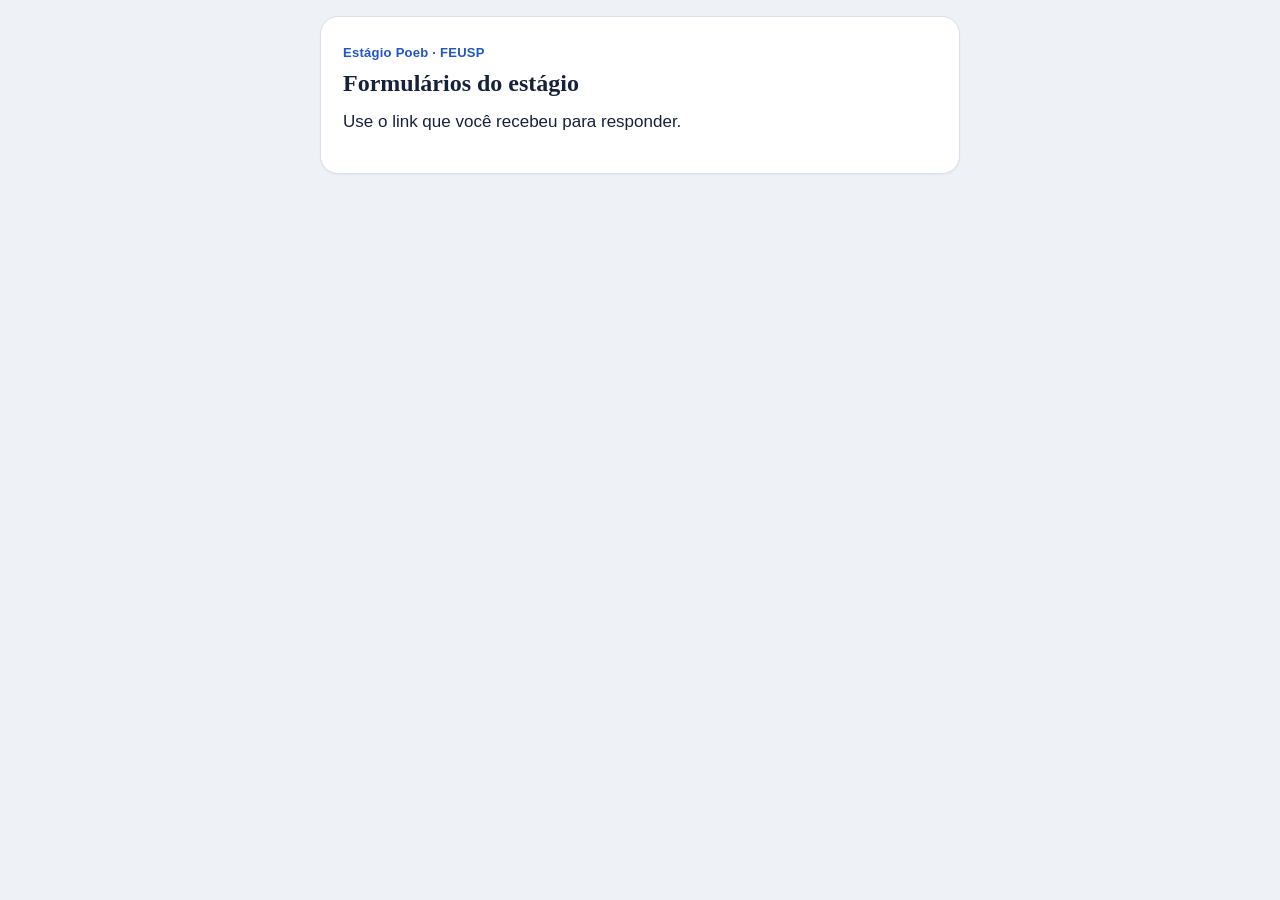
<file: index.html>
<!doctype html><html lang="pt-BR"><head><meta charset="utf-8"><meta name="viewport" content="width=device-width, initial-scale=1"><meta name="robots" content="noindex, nofollow"><title>Estágio Poeb</title><link rel="stylesheet" href="estilo.css"></head><body><main><section class="cartao"><p class="olho">Estágio Poeb · FEUSP</p><h2>Formulários do estágio</h2><p class="texto">Use o link que você recebeu para responder.</p></section></main></body></html>
</file>
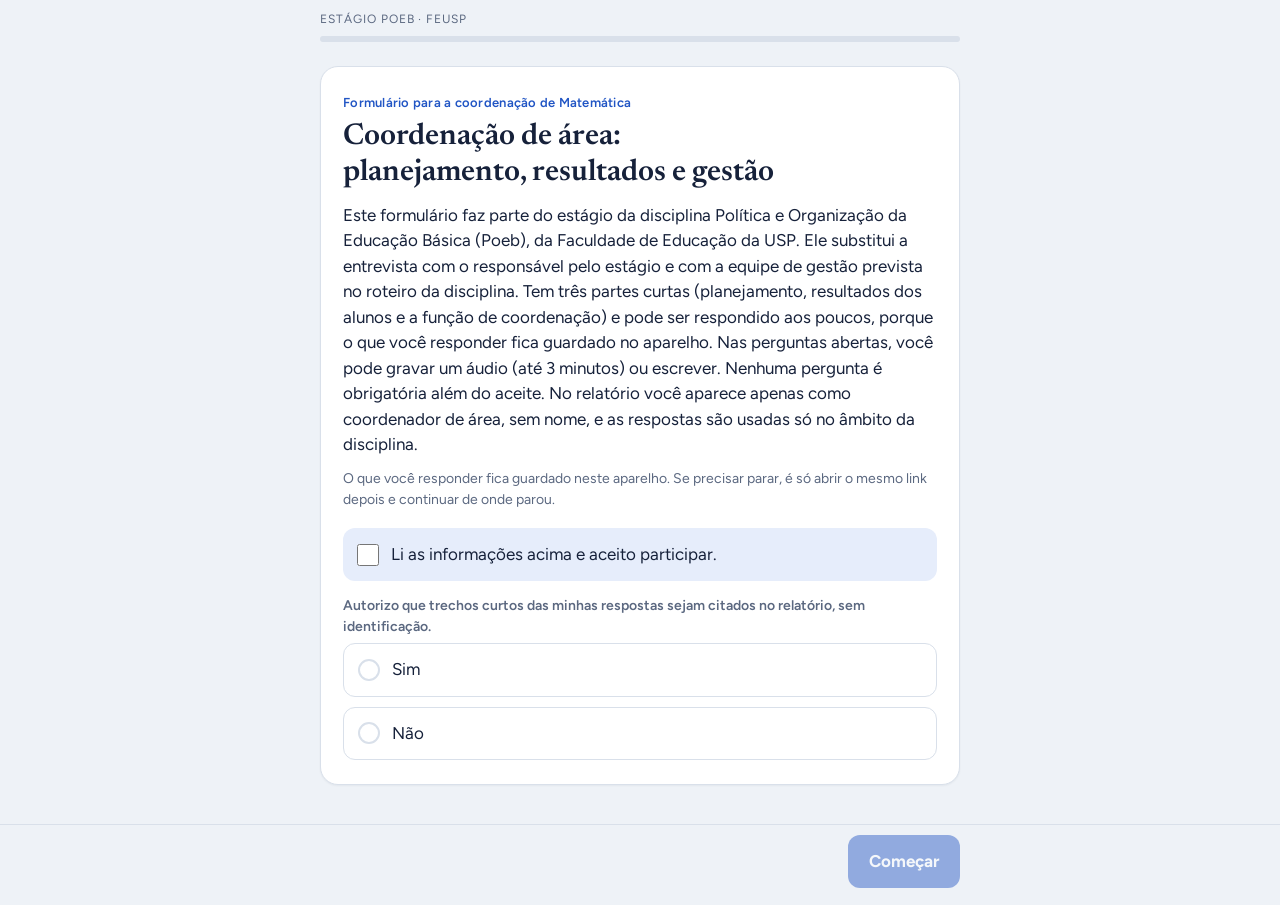
<file: coordenacao.html>
<!doctype html>
<html lang="pt-BR">
<head>
<meta charset="utf-8">
<meta name="viewport" content="width=device-width, initial-scale=1, viewport-fit=cover">
<meta name="robots" content="noindex, nofollow">
<title>Formulário da coordenação · Estágio Poeb</title>
<meta name="description" content="Formulário sobre planejamento, resultados e gestão da área de Matemática.">
<link rel="preconnect" href="https://fonts.googleapis.com">
<link rel="preconnect" href="https://fonts.gstatic.com" crossorigin>
<link rel="stylesheet" href="https://fonts.googleapis.com/css2?family=Figtree:wght@400;500;600;700&family=Newsreader:opsz,wght@6..72,500;6..72,600&display=swap">
<link rel="stylesheet" href="estilo.css">
</head>
<body data-form="coord">
<header class="topo"><div class="topo-in">
  <div class="marca"><span>Estágio Poeb · FEUSP</span><span id="contador"></span></div>
  <div class="barra" aria-hidden="true"><i id="barra"></i></div>
</div></header>
<main id="conteudo" aria-live="polite"></main>
<footer class="nav"><div class="nav-in" id="nav"></div></footer>
<noscript><p style="padding:16px">Este formulário precisa do JavaScript ativado no navegador.</p></noscript>
<script src="config.js"></script>
<script src="dados.js"></script>
<script src="app.js"></script>
</body>
</html>
</file>
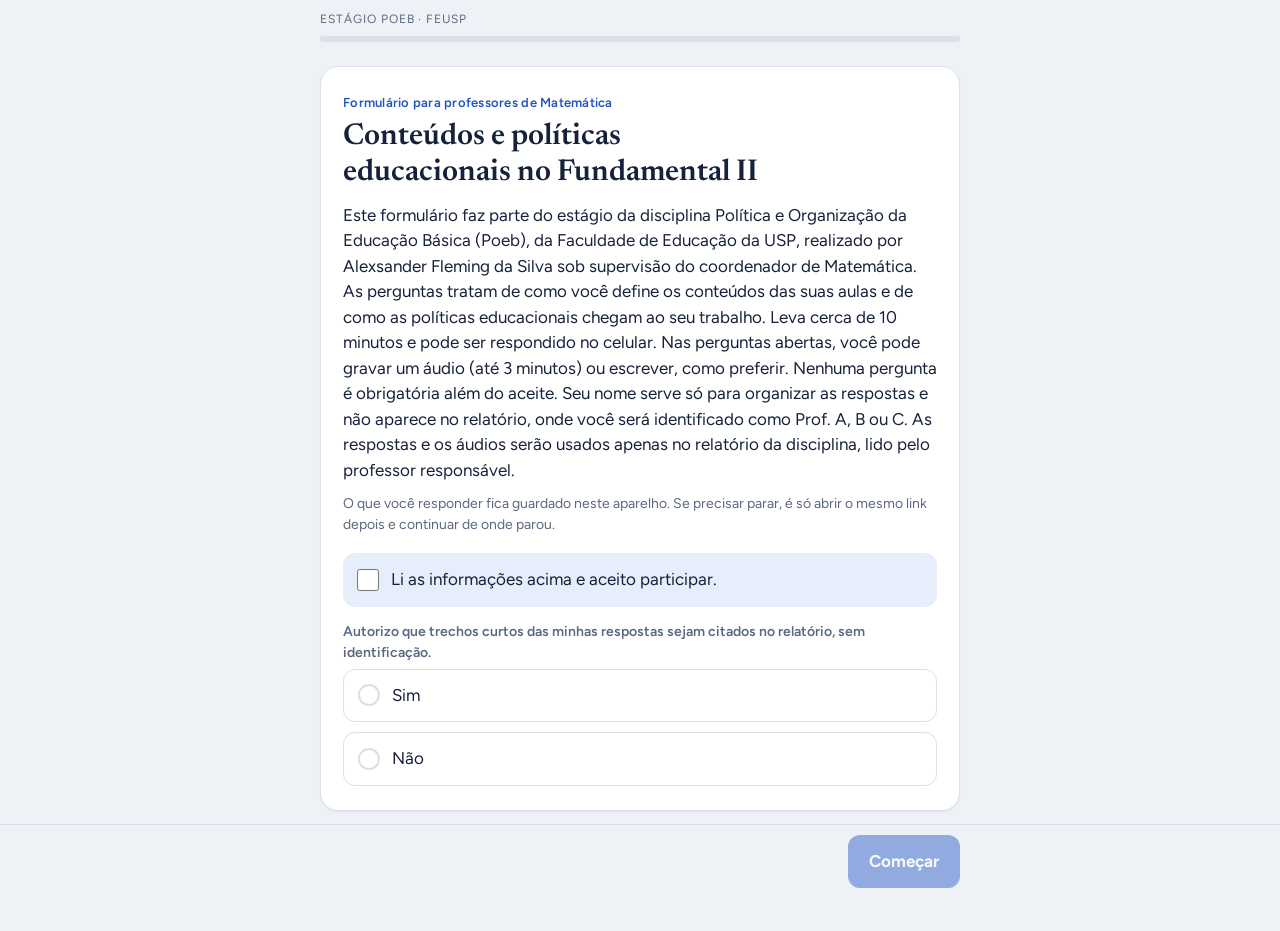
<file: professores.html>
<!doctype html>
<html lang="pt-BR">
<head>
<meta charset="utf-8">
<meta name="viewport" content="width=device-width, initial-scale=1, viewport-fit=cover">
<meta name="robots" content="noindex, nofollow">
<title>Formulário dos professores · Estágio Poeb</title>
<meta name="description" content="Formulário sobre conteúdos e políticas educacionais no Fundamental II.">
<link rel="preconnect" href="https://fonts.googleapis.com">
<link rel="preconnect" href="https://fonts.gstatic.com" crossorigin>
<link rel="stylesheet" href="https://fonts.googleapis.com/css2?family=Figtree:wght@400;500;600;700&family=Newsreader:opsz,wght@6..72,500;6..72,600&display=swap">
<link rel="stylesheet" href="estilo.css">
</head>
<body data-form="prof">
<header class="topo"><div class="topo-in">
  <div class="marca"><span>Estágio Poeb · FEUSP</span><span id="contador"></span></div>
  <div class="barra" aria-hidden="true"><i id="barra"></i></div>
</div></header>
<main id="conteudo" aria-live="polite"></main>
<footer class="nav"><div class="nav-in" id="nav"></div></footer>
<noscript><p style="padding:16px">Este formulário precisa do JavaScript ativado no navegador.</p></noscript>
<script src="config.js"></script>
<script src="dados.js"></script>
<script src="app.js"></script>
</body>
</html>
</file>
<file: estilo.css>
/* Layout: uma coluna estreita, um cartão por pergunta, barra de progresso fixa no topo */
:root {
  --bg: #eef2f7;
  --card: #ffffff;
  --ink: #16213a;
  --muted: #5b6880;
  --line: #d9e0ea;
  --accent: #2155c4;
  --accent-ink: #ffffff;
  --accent-soft: #e6edfb;
  --rec: #cf3f35;
  --rec-soft: #fbe9e7;
  --ok: #1f7f55;
  --ok-soft: #e4f4ec;
  --warn: #9a6400;
  --warn-soft: #fbf1dc;
  --f-title: "Newsreader", Georgia, "Times New Roman", serif;
  --f-ui: "Figtree", "Segoe UI", Roboto, Helvetica, Arial, sans-serif;
  color-scheme: light;
}
@media (prefers-color-scheme: dark) {
  :root {
    --bg: #0f1522; --card: #172034; --ink: #e8edf6; --muted: #a3afc4; --line: #2a3650;
    --accent: #7ea3f2; --accent-ink: #0d1424; --accent-soft: #1f2d4b;
    --rec: #ff7b6e; --rec-soft: #3a2224; --ok: #5fd39c; --ok-soft: #173327; --warn: #f0c060; --warn-soft: #362c16;
    color-scheme: dark;
  }
}
* { box-sizing: border-box; }
html, body { margin: 0; }
body {
  background: var(--bg); color: var(--ink); font-family: var(--f-ui); font-size: 17px; line-height: 1.5;
  -webkit-font-smoothing: antialiased; min-height: 100vh;
}
.topo {
  position: sticky; top: 0; z-index: 5; background: var(--bg);
  padding: max(10px, env(safe-area-inset-top)) max(16px, env(safe-area-inset-right)) 8px max(16px, env(safe-area-inset-left));
}
.topo-in { max-width: 640px; margin: 0 auto; }
.marca { font-size: 12px; letter-spacing: .08em; text-transform: uppercase; color: var(--muted); display: flex; justify-content: space-between; gap: 8px; }
.barra { height: 6px; background: var(--line); border-radius: 99px; margin-top: 8px; overflow: hidden; }
.barra > i { display: block; height: 100%; width: 0; background: var(--accent); border-radius: 99px; transition: width .35s ease; }
main { padding: 8px max(16px, env(safe-area-inset-right)) 120px max(16px, env(safe-area-inset-left)); }
.cartao {
  max-width: 640px; margin: 8px auto 0; background: var(--card); border: 1px solid var(--line);
  border-radius: 18px; padding: 26px 22px 24px; box-shadow: 0 1px 2px rgba(20, 30, 60, .05);
  animation: entra .28s ease;
}
@keyframes entra { from { opacity: .0; transform: translateY(8px); } to { opacity: 1; transform: none; } }
@media (prefers-reduced-motion: reduce) { .cartao { animation: none; } .barra > i { transition: none; } }
.olho { font-size: 13px; font-weight: 600; color: var(--accent); letter-spacing: .02em; margin: 0 0 6px; }
h1, h2 { font-family: var(--f-title); font-weight: 600; text-wrap: balance; margin: 0 0 12px; line-height: 1.2; }
h1 { font-size: 30px; }
h2 { font-size: 24px; }
.num { font-family: var(--f-ui); font-size: 14px; font-weight: 700; color: var(--muted); display: block; margin-bottom: 4px; letter-spacing: .03em; }
p.texto { color: var(--ink); margin: 0 0 14px; }
.dica { font-size: 14px; color: var(--muted); margin: -4px 0 14px; }

/* opções */
.opcoes { display: grid; gap: 10px; margin-top: 6px; }
.op {
  display: flex; align-items: center; gap: 12px; width: 100%; text-align: left; font: inherit; color: var(--ink);
  background: var(--card); border: 1.5px solid var(--line); border-radius: 12px; padding: 13px 14px; cursor: pointer;
  transition: border-color .15s, background .15s;
}
.op:hover { border-color: var(--accent); }
.op:focus-visible, button:focus-visible, input:focus-visible, textarea:focus-visible { outline: 3px solid var(--accent); outline-offset: 2px; }
.op .marc {
  flex: 0 0 22px; height: 22px; border: 2px solid var(--line); border-radius: 50%; display: grid; place-items: center;
}
.op.quad .marc { border-radius: 6px; }
.op[aria-checked="true"] { border-color: var(--accent); background: var(--accent-soft); }
.op[aria-checked="true"] .marc { border-color: var(--accent); background: var(--accent); }
.op[aria-checked="true"] .marc::after { content: ""; width: 8px; height: 8px; border-radius: 50%; background: var(--accent-ink); }
.op.quad[aria-checked="true"] .marc::after { width: 10px; height: 6px; border-radius: 0; background: none; border: solid var(--accent-ink); border-width: 0 0 2.5px 2.5px; transform: rotate(-45deg) translate(1px, -1px); }
.outro-campo { margin-top: 2px; }

/* campos de texto */
input[type=text], textarea {
  width: 100%; font: inherit; color: var(--ink); background: var(--card); border: 1.5px solid var(--line);
  border-radius: 12px; padding: 12px 14px;
}
textarea { min-height: 120px; resize: vertical; }
label.rot { display: block; font-size: 14px; font-weight: 600; color: var(--muted); margin: 14px 0 6px; }

/* escala */
.escala { display: grid; grid-template-columns: repeat(5, 1fr); gap: 8px; margin-top: 8px; }
.escala button {
  font: inherit; font-size: 20px; font-weight: 700; padding: 14px 0; border-radius: 12px; cursor: pointer;
  border: 1.5px solid var(--line); background: var(--card); color: var(--ink); font-variant-numeric: tabular-nums;
}
.escala button[aria-checked="true"] { background: var(--accent); border-color: var(--accent); color: var(--accent-ink); }
.escala-rot { display: flex; justify-content: space-between; font-size: 13px; color: var(--muted); margin-top: 8px; gap: 12px; }
.escala-rot span:last-child { text-align: right; }

/* ordenar */
.lista-ord { list-style: none; padding: 0; margin: 8px 0 0; display: grid; gap: 8px; counter-reset: pos; }
.lista-ord li {
  display: flex; align-items: center; gap: 10px; background: var(--card); border: 1.5px solid var(--line);
  border-radius: 12px; padding: 10px 10px 10px 12px; touch-action: none; user-select: none;
}
.lista-ord li.arrastando { opacity: .55; border-color: var(--accent); }
.lista-ord .pos { flex: 0 0 28px; height: 28px; border-radius: 50%; background: var(--accent-soft); color: var(--accent); font-weight: 700; display: grid; place-items: center; font-size: 14px; }
.lista-ord .alca { color: var(--muted); cursor: grab; padding: 4px; font-size: 18px; line-height: 1; }
.lista-ord .txt { flex: 1; min-width: 0; font-size: 15.5px; }
.lista-ord .setas { display: flex; flex-direction: column; gap: 2px; }
.lista-ord .setas button { border: 0; background: transparent; color: var(--muted); font-size: 14px; cursor: pointer; padding: 2px 6px; border-radius: 6px; }
.lista-ord .setas button:hover { background: var(--accent-soft); color: var(--accent); }

/* gravador */
.gravador { border: 1.5px dashed var(--line); border-radius: 16px; padding: 16px; margin-top: 4px; display: grid; gap: 12px; justify-items: center; text-align: center; }
.btn-gravar {
  width: 76px; height: 76px; border-radius: 50%; border: 0; cursor: pointer; background: var(--rec); color: #fff;
  display: grid; place-items: center; box-shadow: 0 6px 16px rgba(207, 63, 53, .3);
}
.btn-gravar svg { width: 30px; height: 30px; }
.btn-gravar.gravando { animation: pulsa 1.2s ease-in-out infinite; }
.btn-gravar.gravando svg { width: 24px; height: 24px; }
@keyframes pulsa { 0%, 100% { box-shadow: 0 0 0 0 rgba(207, 63, 53, .45); } 50% { box-shadow: 0 0 0 14px rgba(207, 63, 53, 0); } }
@media (prefers-reduced-motion: reduce) { .btn-gravar.gravando { animation: none; } }
.tempo { font-variant-numeric: tabular-nums; font-weight: 700; font-size: 15px; }
.estado { font-size: 14px; color: var(--muted); }
.estado.ok { color: var(--ok); font-weight: 600; }
.estado.erro { color: var(--rec); font-weight: 600; }
audio { width: 100%; max-width: 420px; }
.linha-btn { display: flex; gap: 8px; flex-wrap: wrap; justify-content: center; }

/* botões */
.btn {
  font: inherit; font-weight: 700; border-radius: 12px; padding: 13px 20px; cursor: pointer; border: 1.5px solid transparent;
  background: var(--accent); color: var(--accent-ink);
}
.btn[disabled] { opacity: .45; cursor: not-allowed; }
.btn.sec { background: transparent; color: var(--ink); border-color: var(--line); }
.btn.peq { padding: 8px 14px; font-size: 14px; }
.nav {
  position: fixed; left: 0; right: 0; bottom: 0; z-index: 5; background: var(--bg); border-top: 1px solid var(--line);
  padding: 10px max(16px, env(safe-area-inset-right)) max(12px, env(safe-area-inset-bottom)) max(16px, env(safe-area-inset-left));
}
.nav-in { max-width: 640px; margin: 0 auto; display: flex; justify-content: space-between; gap: 10px; align-items: center; }
.nav .salvo { font-size: 12.5px; color: var(--muted); text-align: center; flex: 1; }

/* abertura e revisão */
.aceite { display: flex; gap: 12px; align-items: flex-start; padding: 14px; border-radius: 12px; background: var(--accent-soft); margin: 18px 0 8px; cursor: pointer; }
.aceite input { width: 22px; height: 22px; margin: 2px 0 0; accent-color: var(--accent); flex: 0 0 22px; }
.aviso { border-radius: 12px; padding: 12px 14px; font-size: 14.5px; margin: 12px 0 0; }
.aviso.warn { background: var(--warn-soft); color: var(--warn); }
.aviso.ok { background: var(--ok-soft); color: var(--ok); }
.aviso.erro { background: var(--rec-soft); color: var(--rec); }
.revisao { display: grid; gap: 2px; margin: 10px 0 0; }
.revisao button { text-align: left; font: inherit; background: none; border: 0; border-bottom: 1px solid var(--line); padding: 10px 2px; color: var(--ink); cursor: pointer; display: grid; gap: 2px; }
.revisao .q { font-size: 13.5px; color: var(--muted); }
.revisao .r { font-size: 15px; overflow-wrap: anywhere; }
.revisao .vazio { color: var(--muted); font-style: italic; }
.sec-tit { font-family: var(--f-title); font-size: 19px; margin: 18px 0 2px; }
.feito { text-align: center; padding: 18px 0 6px; }
.feito .selo { width: 70px; height: 70px; border-radius: 50%; background: var(--ok-soft); color: var(--ok); display: grid; place-items: center; margin: 0 auto 14px; }
.feito .selo svg { width: 34px; height: 34px; }
h1:focus, h2:focus { outline: none; }
</file>
